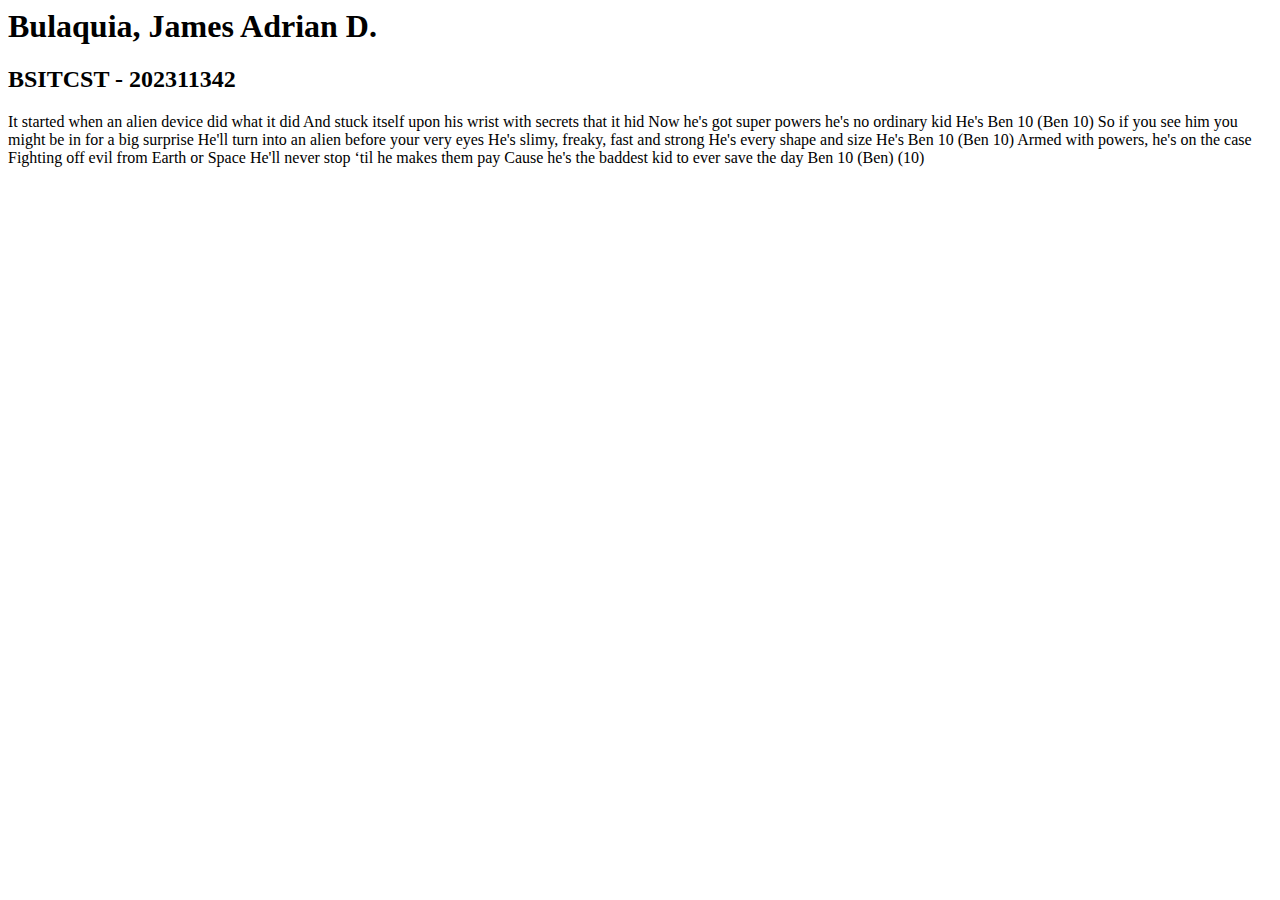
<file: index.html>
<html lang='em'>
  <head>
    <title>IT0043 - TC01</title>
  </head>
  <body> 
    <h1> Bulaquia, James Adrian D.</h1>
    <h2> BSITCST - 202311342</h2>
    <p> It started when an alien device did what it did
And stuck itself upon his wrist with secrets that it hid
Now he's got super powers he's no ordinary kid
He's Ben 10
(Ben 10)

So if you see him you might be in for a big surprise
He'll turn into an alien before your very eyes
He's slimy, freaky, fast and strong
He's every shape and size
He's Ben 10
(Ben 10)

Armed with powers, he's on the case
Fighting off evil from Earth or Space
He'll never stop ‘til he makes them pay
Cause he's the baddest kid to ever save the day
Ben 10
(Ben)
(10)
</p>
  
  
  </body>
</html>
</file>
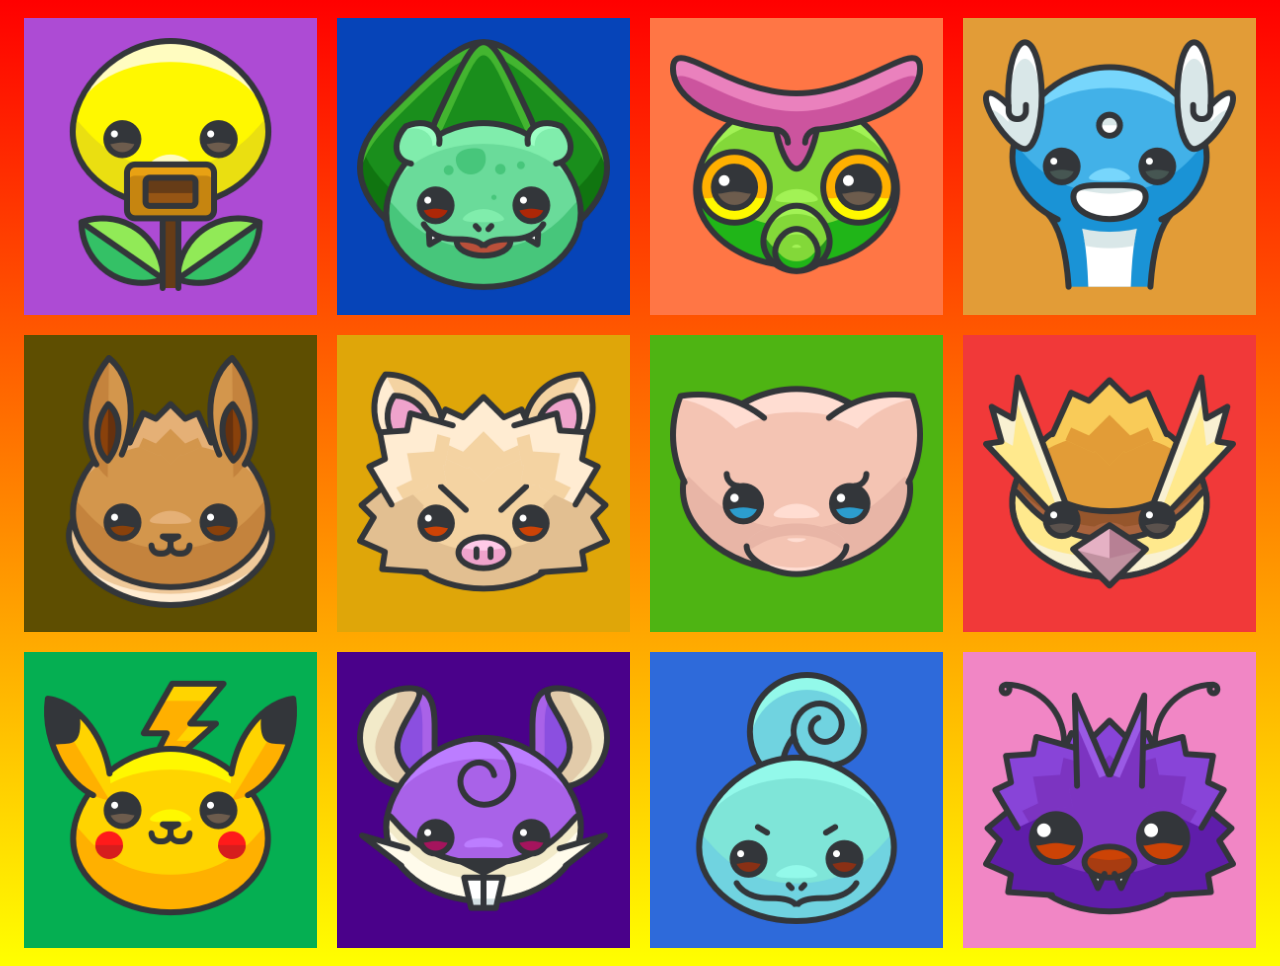
<file: bulaquia_mpe.html>
<!DOCTYPE html>
<html lang="en">
<head>
    <meta charset="UTF-8">
    <meta name="viewport" content="width=device-width, initial-scale=1.0">
    <title>Bulaquia Midterm Practical Exam</title>
    <link rel="stylesheet" href="bulaquia_mpe.css">
</head>
<body>

    <div class="flex-container">
        <div class="pokep" id="Bellsprout">
            <img src="bellsprout.png">
            <h1>Bellsprout</h1>
            <img src="iconp.gif" id="pokechar">
            <div class="types">
                <p class="type grass">Grass</p>
            </div>
        </div>

        <div class="pokep" id="Bullbasaur">
            <img src="bullbasaur.png"> 
            <h1>Bullbasaur</h1>
            <img src="iconp.gif" id="pokechar">
            <div class="types">
                <p class="type poison">Poison</p>
            </div>
        </div>

        <div class="pokep" id="Caterpie">
            <img src="caterpie.png">
            <h1>Caterpie</h1>
            <img src="iconp.gif" id="pokechar">
            <div class="types">
                <p class="type bug">Bug</p>
            </div>
        </div>

        <div class="pokep" id="Dratini">
            <img src="dratini.png">
            <h1>Dratini</h1>
            <img src="iconp.gif" id="pokechar">
            <div class="types">
                <p><span class="type dragon">Dragon</span> <span class="type flying">Flying</p></span>
            </div>
        </div>

        <div class="pokep" id="Eevee">
            <img src="eevee.png">
            <h1>Eevee</h1>
            <img src="iconp.gif" id="pokechar">
            <div class="types">
                <p class="type normal">Normal</p>
            </div>
        </div>

        <div class="pokep" id="Mankey">
            <img src="mankey.png">
            <h1>Mankey</h1>
            <img src="iconp.gif" id="pokechar">
            <div class="types">
                <p class="type fighting">Fighting</p>
            </div>
        </div>

        <div class="pokep" id="Mew">
            <img src="mew.png">
            <h1>Mew</h1>
            <img src="iconp.gif" id="pokechar">
            <div class="types">
                <p class="type psychic">Psychic</p>
            </div>
        </div>

        <div class="pokep" id="Pidgey">
            <img src="pidgey.png">
            <h1>Pidgey</h1>
            <img src="iconp.gif" id="pokechar">
            <div class="types">
                <p><span class="type normal">Normal</span> <span class="type flying">Flying</p></span>
            </div>
        </div>

        <div class="pokep" id="Pikachu">
            <img src="pikachu.png">
            <h1>Pikachu</h1>
            <img src="iconp.gif" id="pokechar">
            <div class="types">
                <p class="type electric">Electric</p>
            </div>
        </div>

        <div class="pokep" id="Rattata">
            <img src="rattata.png">
            <h1>Rattata</h1>
            <img src="iconp.gif" id="pokechar">
            <div class="types">
                <p class="type normal">Normal</p>
            </div>
        </div>

        <div class="pokep" id="Squirtle">
            <img src="squirtle1.png">
            <h1>Squirtle</h1>
            <img src="iconp.gif" id="pokechar">
            <div class="types">
                <p class="type water">Water</p>
            </div>
        </div>

        <div class="pokep" id="Venonat">
            <img src="venonat1.png">
            <h1>Venonat</h1>
            <img src="iconp.gif" id="pokechar">
            <div class="types">
                <p><span class="type poison">Poison</span> <span class="type bug">Bug</p></span>
            </div>
        </div>
        
    </div>
</body>
</html>
</file>
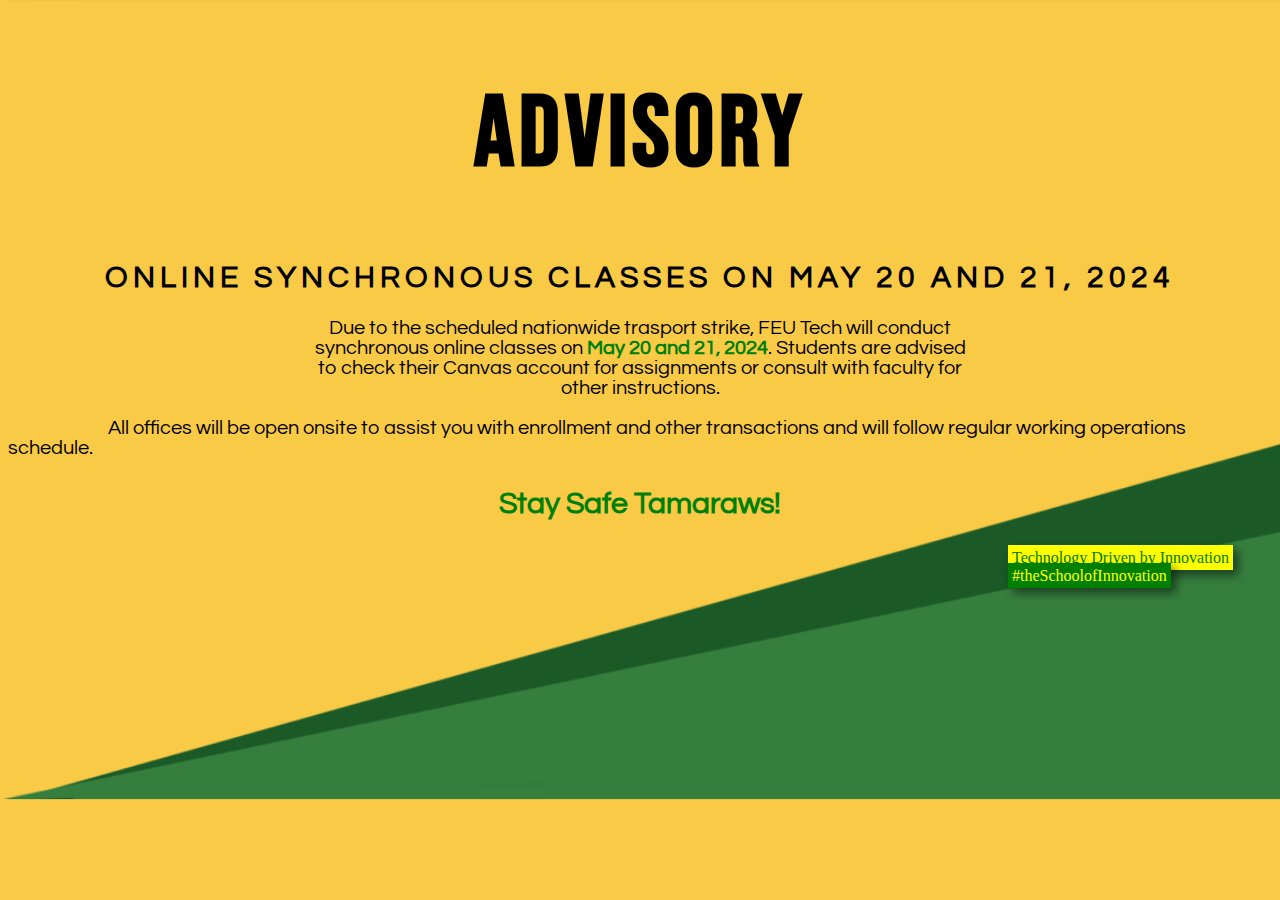
<file: bulaquia_tsa3.html>
<!DOCTYPE html>
<html lang="en">
<head>
    <meta charset="UTF-8" />
    <title>FEU Announcement</title>
    <link rel="stylesheet" type="text/css" href="style.css" />
</head>
<body>
    
    <h1 class="Heading">
        ADVISORY
    </h1>
    <h2 class="subheading">
        ONLINE SYNCHRONOUS CLASSES ON MAY 20 AND 21, 2024
    </h2>
    <p>
        Due to the scheduled nationwide trasport strike, FEU Tech will conduct synchronous online classes on <strong><span style="color: green;">May 20 and 21, 2024</span></strong>. Students are advised to check their Canvas account for assignments or consult with faculty for other instructions.
    </p>
<p1>
    All offices will be open onsite to assist you with enrollment and other transactions and will follow regular working operations schedule.

</p1>
    
<h3> <strong><span style="color: green;">Stay Safe Tamaraws!</span></strong></h3>

<p2>Technology Driven by Innovation</p2>
<p3>#theSchoolofInnovation</p3>
</body>

</html>
</file>
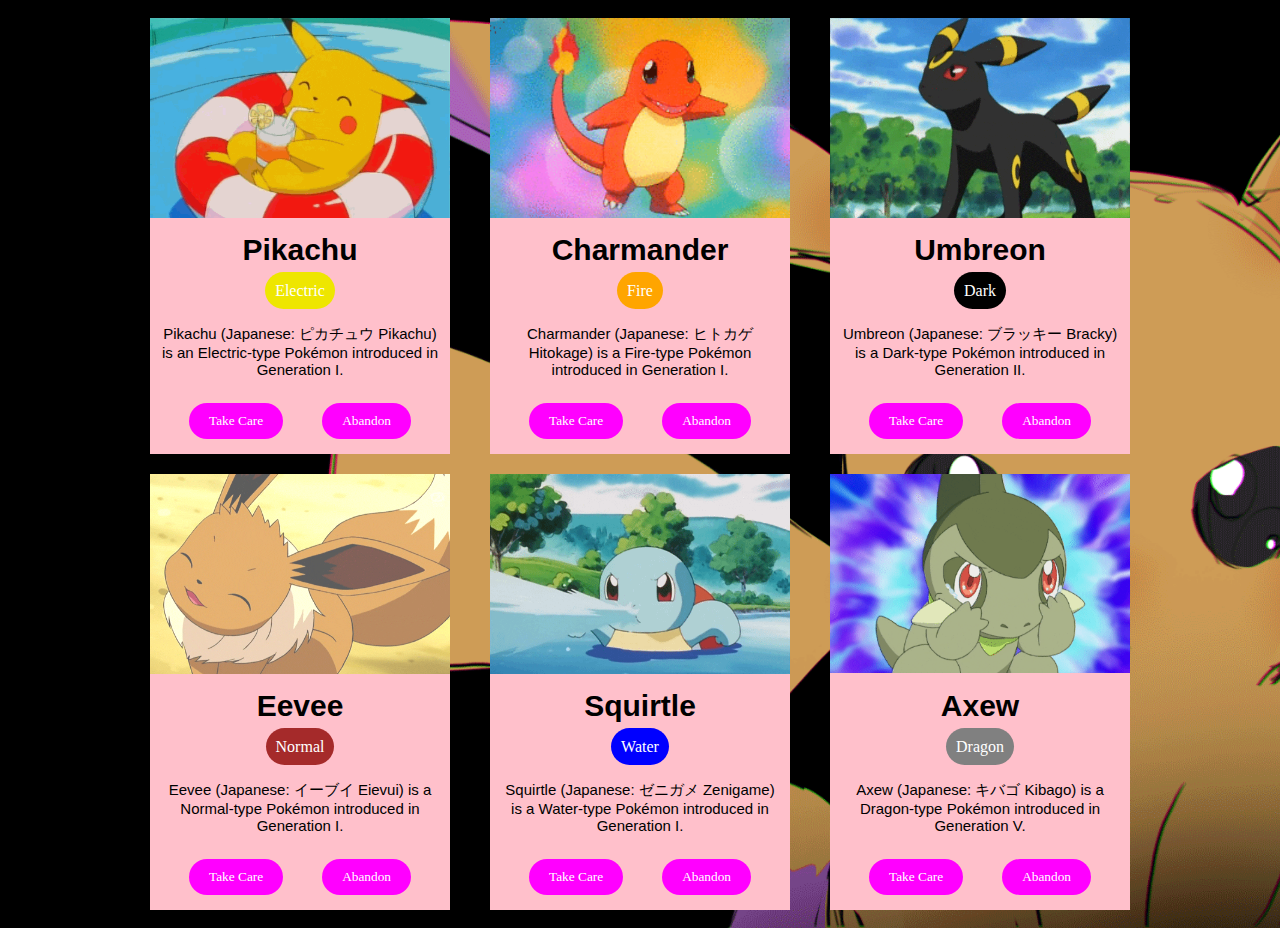
<file: bulaquia_tsa4.html>
<!DOCTYPE html>
<html lang="en">
<head>
    <meta charset="UTF-8">
    <meta name="viewport" content="width=device-width, initial-scale=1.0">
    <title>Pokemon Cards</title>
    <link rel="stylesheet" href="fabian_bulaquia_tsa4.css">
</head>
<body>
    <div class="container">
        <div class="card">
            <div class="cardpic">
                <img src="pikachu.gif" alt="" width="300px">
            </div>
            <h2 class="name">Pikachu</h2>
            <div class="type electric">Electric</div>
            <p class="description">Pikachu (Japanese: ピカチュウ Pikachu) is an Electric-type Pokémon introduced in Generation I.</p>
            <div class="buttons">
                <button class="button">Take Care</button> 
                <button class="button">Abandon</button>
            </div>
        </div>
        <div class="card">
            <div class="cardpic">
                <img src="charmander.gif" alt="" width="300px">
            </div>
            <h2 class="name">Charmander</h2>
            <div class="type fire">Fire</div>
            <p class="description">Charmander (Japanese: ヒトカゲ Hitokage) is a Fire-type Pokémon introduced in Generation I.</p>
            <div class="buttons">
                <button class="button">Take Care</button> 
                <button class="button">Abandon</button>
            </div>
        </div>
        <div class="card">
            <div class="cardpic">
                <img src="umbreon.gif" alt="" width="300px">
            </div>
            <h2 class="name">Umbreon</h2>
            <div class="type dark">Dark</div>
            <p class="description">Umbreon (Japanese: ブラッキー Bracky) is a Dark-type Pokémon introduced in Generation II.</p>
            <div class="buttons">
                <button class="button">Take Care</button> 
                <button class="button">Abandon</button>
            </div>
        </div>
        <div class="card">
            <div class="cardpic">
                <img src="Eevee.gif" alt="" width="300px">
            </div>
            <h2 class="name">Eevee</h2>
            <div class="type normal">Normal</div>
            <p class="description">Eevee (Japanese: イーブイ Eievui) is a Normal-type Pokémon introduced in Generation I.</p>
            <div class="buttons">
                <button class="button">Take Care</button> 
                <button class="button">Abandon</button>
            </div>
        </div>
        <div class="card">
            <div class="cardpic">
                <img src="Squirtle.gif" alt="" width="300px">
            </div>
            <h2 class="name">Squirtle</h2>
            <div class="type water">Water</div>
            <p class="description">Squirtle (Japanese: ゼニガメ Zenigame) is a Water-type Pokémon introduced in Generation I.</p>
            <div class="buttons">
                <button class="button">Take Care</button> 
                <button class="button">Abandon</button>
            </div>
        </div>
        <div class="card">
            <div class="cardpic">
                <img src="axew.gif" alt="" width="350px">
            </div>
            <h2 class="name">Axew</h2>
            <div class="type dragon">Dragon</div>
            <p class="description">Axew (Japanese: キバゴ Kibago) is a Dragon-type Pokémon introduced in Generation V.</p>
            <div class="buttons">
                <button class="button">Take Care</button> 
                <button class="button">Abandon</button>
            </div>
        </div>
    </div>
</body>
</html>
</file>
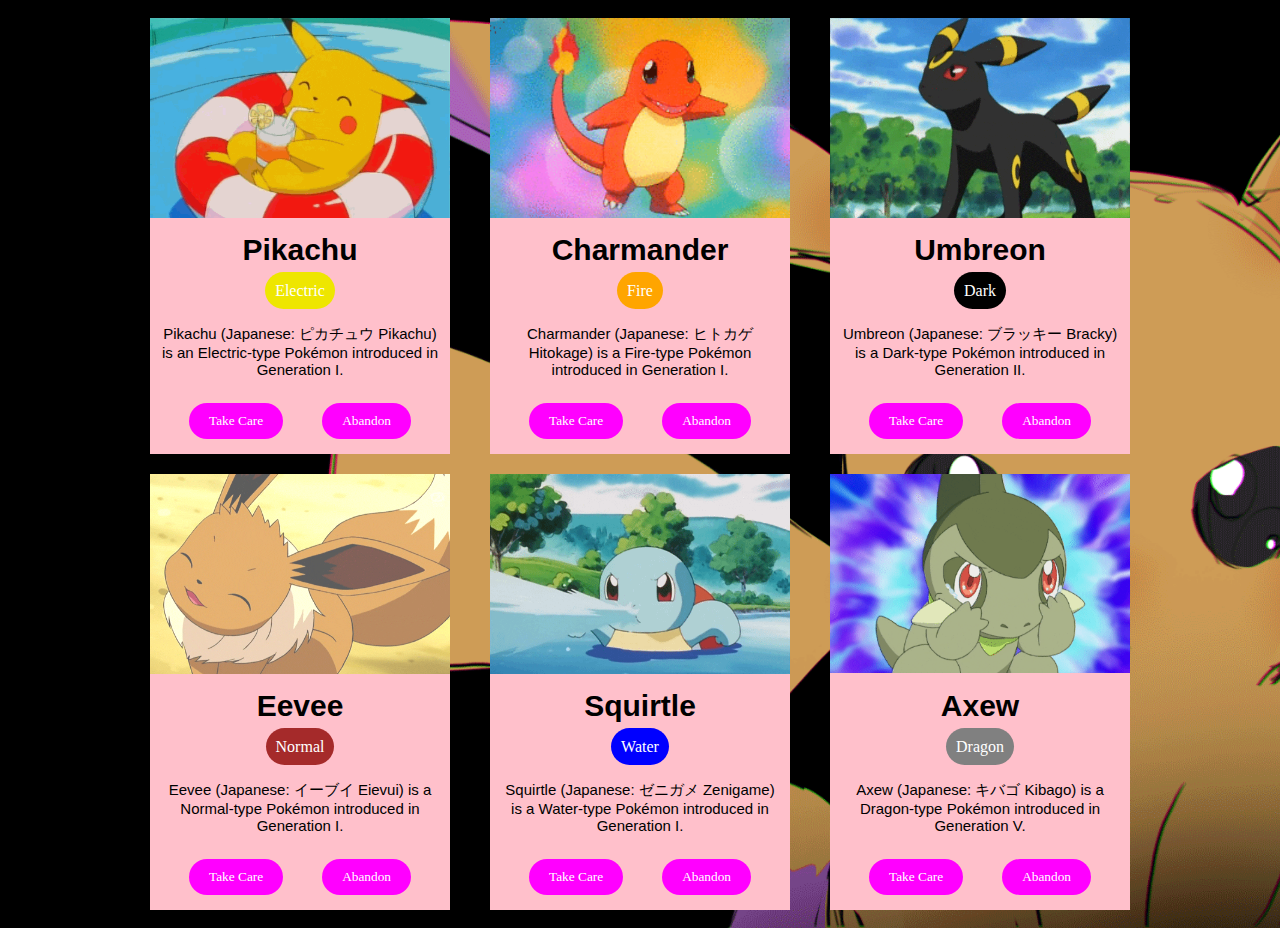
<file: fabian_bulaquia_tsa4.html>
<!DOCTYPE html>
<html lang="en">
<head>
    <meta charset="UTF-8">
    <meta name="viewport" content="width=device-width, initial-scale=1.0">
    <title>Pokemon Cards</title>
    <link rel="stylesheet" href="fabian_bulaquia_tsa4.css">
</head>
<body>
    <div class="container">
        <div class="card">
            <div class="cardpic">
                <img src="pikachu.gif" alt="" width="300px">
            </div>
            <h2 class="name">Pikachu</h2>
            <div class="type electric">Electric</div>
            <p class="description">Pikachu (Japanese: ピカチュウ Pikachu) is an Electric-type Pokémon introduced in Generation I.</p>
            <div class="buttons">
                <button class="button">Take Care</button> 
                <button class="button">Abandon</button>
            </div>
        </div>
        <div class="card">
            <div class="cardpic">
                <img src="charmander.gif" alt="" width="300px">
            </div>
            <h2 class="name">Charmander</h2>
            <div class="type fire">Fire</div>
            <p class="description">Charmander (Japanese: ヒトカゲ Hitokage) is a Fire-type Pokémon introduced in Generation I.</p>
            <div class="buttons">
                <button class="button">Take Care</button> 
                <button class="button">Abandon</button>
            </div>
        </div>
        <div class="card">
            <div class="cardpic">
                <img src="umbreon.gif" alt="" width="300px">
            </div>
            <h2 class="name">Umbreon</h2>
            <div class="type dark">Dark</div>
            <p class="description">Umbreon (Japanese: ブラッキー Bracky) is a Dark-type Pokémon introduced in Generation II.</p>
            <div class="buttons">
                <button class="button">Take Care</button> 
                <button class="button">Abandon</button>
            </div>
        </div>
        <div class="card">
            <div class="cardpic">
                <img src="Eevee.gif" alt="" width="300px">
            </div>
            <h2 class="name">Eevee</h2>
            <div class="type normal">Normal</div>
            <p class="description">Eevee (Japanese: イーブイ Eievui) is a Normal-type Pokémon introduced in Generation I.</p>
            <div class="buttons">
                <button class="button">Take Care</button> 
                <button class="button">Abandon</button>
            </div>
        </div>
        <div class="card">
            <div class="cardpic">
                <img src="Squirtle.gif" alt="" width="300px">
            </div>
            <h2 class="name">Squirtle</h2>
            <div class="type water">Water</div>
            <p class="description">Squirtle (Japanese: ゼニガメ Zenigame) is a Water-type Pokémon introduced in Generation I.</p>
            <div class="buttons">
                <button class="button">Take Care</button> 
                <button class="button">Abandon</button>
            </div>
        </div>
        <div class="card">
            <div class="cardpic">
                <img src="axew.gif" alt="" width="350px">
            </div>
            <h2 class="name">Axew</h2>
            <div class="type dragon">Dragon</div>
            <p class="description">Axew (Japanese: キバゴ Kibago) is a Dragon-type Pokémon introduced in Generation V.</p>
            <div class="buttons">
                <button class="button">Take Care</button> 
                <button class="button">Abandon</button>
            </div>
        </div>
    </div>
</body>
</html>
</file>
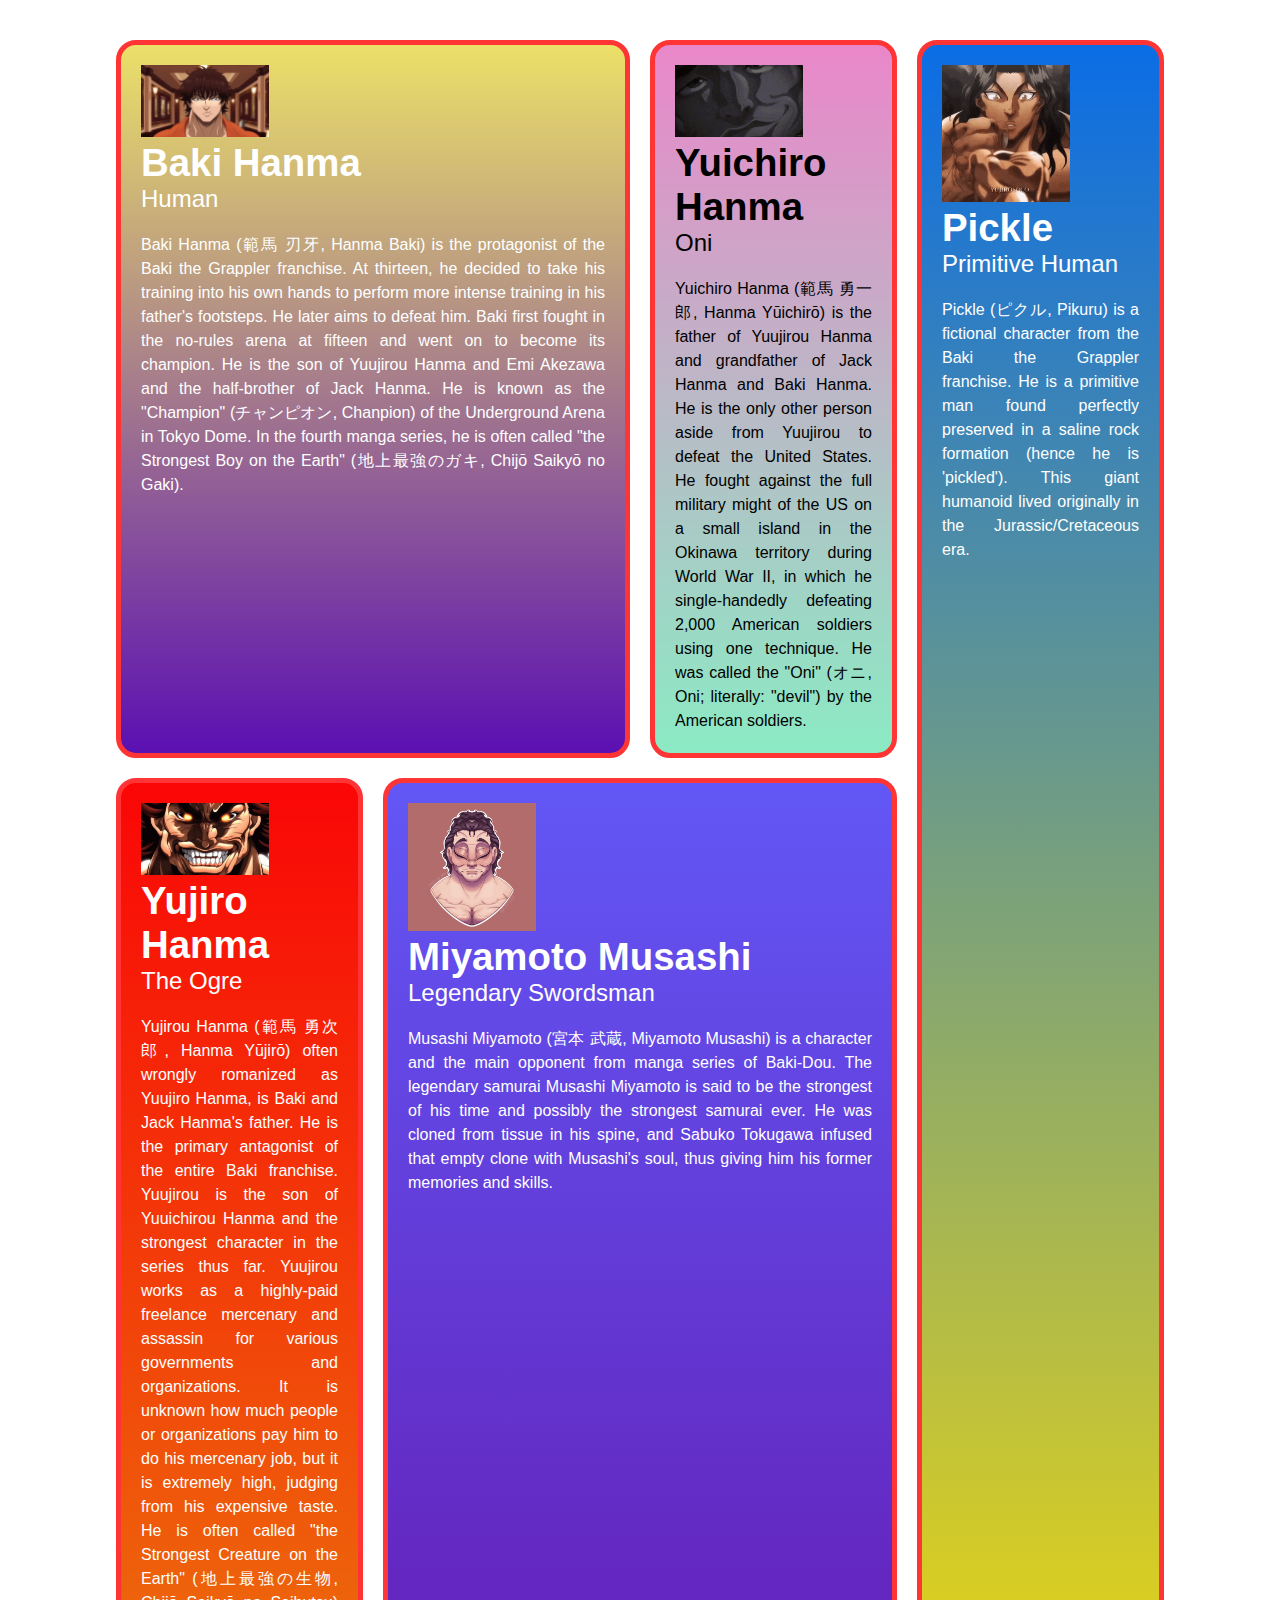
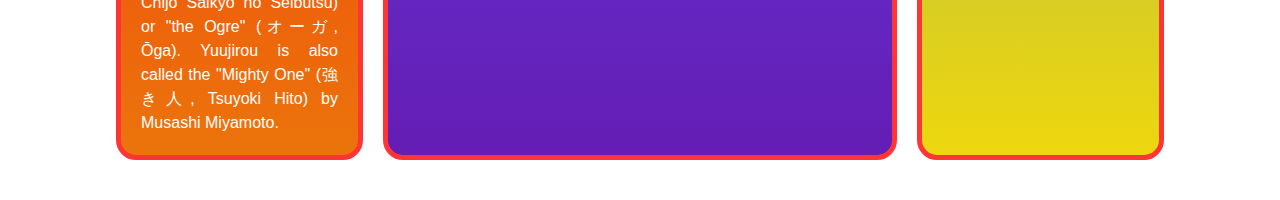
<file: TSA5/bulaquia_tsa5.html>
<!DOCTYPE html>
<html lang="en">
<head>
    <meta charset="UTF-8">
    <meta name="viewport" content="width=device-width, initial-scale=1.0">
    <title>Baki the Grappler</title>
    <link rel="stylesheet" href="tsa5.css">
</head>
<body>
    <div class="Baki-container">
        <div class="item" id="baki">
            <div class="details">
                <img src="baki.gif" alt="">
                <div class="name-race">
                    <p class="name">Baki Hanma</p>
                    <p class="race">Human</p>
                </div>
            </div>
            <p class="infos">Baki Hanma (範馬 刃牙, Hanma Baki) is the protagonist of the Baki the Grappler franchise. At thirteen, he decided to take his training into his own hands to perform more intense training in his father's footsteps. He later aims to defeat him. Baki first fought in the no-rules arena at fifteen and went on to become its champion. He is the son of Yuujirou Hanma and Emi Akezawa and the half-brother of Jack Hanma. He is known as the "Champion" (チャンピオン, Chanpion) of the Underground Arena in Tokyo Dome. In the fourth manga series, he is often called "the Strongest Boy on the Earth" (地上最強のガキ, Chijō Saikyō no Gaki).</p>
        </div>
        <div class="item" id="yuichiro">
            <div class="details">
                <img src="yuichiro.gif" alt="">
                <div class="name-race">
                    <p class="name">Yuichiro Hanma</p>
                    <p class="race">Oni</p>
                </div>
            </div>
            <p class="infos">Yuichiro Hanma (範馬 勇一郎, Hanma Yūichirō) is the father of Yuujirou Hanma and grandfather of Jack Hanma and Baki Hanma. He is the only other person aside from Yuujirou to defeat the United States. He fought against the full military might of the US on a small island in the Okinawa territory during World War II, in which he single-handedly defeating 2,000 American soldiers using one technique. He was called the "Oni" (オニ, Oni; literally: "devil") by the American soldiers.</p>
        </div>

        <div class="item" id="yujiro">
            <div class="details">
                <img src="yujiro.gif" alt="">
                <div class="name-race">
                    <p class="name">Yujiro Hanma</p>
                    <p class="race">The Ogre</p>
                </div>
            </div>
            <p class="infos">Yujirou Hanma (範馬 勇次郎, Hanma Yūjirō) often wrongly romanized as Yuujiro Hanma, is Baki and Jack Hanma's father. He is the primary antagonist of the entire Baki franchise. Yuujirou is the son of Yuuichirou Hanma and the strongest character in the series thus far. Yuujirou works as a highly-paid freelance mercenary and assassin for various governments and organizations. It is unknown how much people or organizations pay him to do his mercenary job, but it is extremely high, judging from his expensive taste. He is often called "the Strongest Creature on the Earth" (地上最強の生物, Chijō Saikyō no Seibutsu) or "the Ogre" (オーガ, Ōga). Yuujirou is also called the "Mighty One" (強き人, Tsuyoki Hito) by Musashi Miyamoto.</p>
        </div>

        <div class="item" id="musashi">
            <div class="details">
                <img src="musashi.gif" alt="">
                <div class="name-race">
                    <p class="name">Miyamoto Musashi</p>
                    <p class="race">Legendary Swordsman</p>
                </div>
            </div>
            <p class="infos">Musashi Miyamoto (宮本 武蔵, Miyamoto Musashi) is a character and the main opponent from manga series of Baki-Dou. The legendary samurai Musashi Miyamoto is said to be the strongest of his time and possibly the strongest samurai ever. He was cloned from tissue in his spine, and Sabuko Tokugawa infused that empty clone with Musashi's soul, thus giving him his former memories and skills.</p>
        </div>

        <div class="item" id="pickle">
            <div class="details">
                <img src="pickle.gif" alt="">
                <div class="name-race">
                    <p class="name">Pickle</p>
                    <p class="race">Primitive Human</p>
                </div>
            </div>
            <p class="infos">Pickle (ピクル, Pikuru) is a fictional character from the Baki the Grappler franchise. He is a primitive man found perfectly preserved in a saline rock formation (hence he is 'pickled'). This giant humanoid lived originally in the Jurassic/Cretaceous era.</p>
        </div>
    </div>
</body>
</html>
</file>
<file: bulaquia_mpe.css>
body {
    font-family:'Franklin Gothic Medium', 'Arial Narrow', Arial, sans-serif;
    background-image: linear-gradient(red,yellow);
}

.flex-container {
    display: flex;
    flex-wrap: wrap;
    justify-content: center;
    background-size: cover;
    background-repeat: no-repeat;
    background-position: center;
}
.pokep {
    margin: 10px;
    width: 20%;
    padding: 20px;
}

.pokep img {
    width: 100%;
}

#pokechar{
    display: none;
}

h1{
    display: none;
}

.types{
    display: none;
}

#Bellsprout{
    background-color: #ad4bd4;
}
#Bullbasaur{
    background-color: #0644b8;
}
#Caterpie{
    background-color: #ff7645;
}
#Dratini{
    background-color: #e29c37;
}
#Eevee{
    background-color: #5e4e01;
}
#Mankey{
    background-color: #dfa609;
}
#Mew{
    background-color: #4eb413;
}
#Pidgey{
    background-color: #f13939;
}
#Pikachu{
    background-color: #05af52;
}
#Rattata{
    background-color: #4a018a;
}
#Squirtle{
    background-color: #2e6ada;
}
#Venonat{
    background-color: #f186c5;
}
.water{
    background-color: darkblue;
    width: 50px;
    text-align: center;
    border-radius: 10px;
}
.fighting{
    background-color: brown;
    width: 70px;
    text-align: center;
    border-radius: 10px;
}
.psychic{
    background-color: rgb(4, 51, 47);
    width: 60px;
    text-align: center;
    border-radius: 10px;
}
.flying{
    background-color: rgb(16, 4, 88);
    width: 70px;
    text-align: center;
    border-radius: 10px;
}
.normal{
    background-color: rgb(65, 34, 34);
    width: 100px;
    text-align: center;
    border-radius: 10px;
}
.bug{
    background-color: rgb(98, 173, 98);
    width: 50px;
    text-align: center;
    border-radius: 10px;
}
.poison{
    background-color: purple;
    width: 50px;
    text-align: center;
    border-radius: 10px;
}
.electric{
    background-color: #4d4a0c;
    width: 70px;
    text-align: center;
    border-radius: 10px;
}
.grass{
    background-color: green;
    border-radius: 10px;
    width: 50px;
    text-align: center;
}
.dragon{
    background-color: #9c4444;
    width: 50px;
    text-align: center;
    border-radius: 10px;
}
@media (max-width: 700px) {
    .container {
        display: flex;
    }
    .pokep{
        width: 100%;
        display: flex;
        justify-content: space-between;
    }
    .pokep img {
            width: 20%;    
    }
    h1 {
        display: block;
        align-items: center;
    }
    #pokechar{
        display: block;
    }
    .pokep:hover img {
        transform: scale(1.1);
    }
    .pokep:hover img {
        transform: scale(1.1);
    }
    .pokep:hover {
        background-image: url('https://tcg.pokemon.com/assets/img/home/wallpapers/wallpaper-50.jpg');
        background-size: cover;
        align-items: center;
}
.pokechar:hover {
    background-image: url('https://tcg.pokemon.com/assets/img/home/wallpapers/wallpaper-50.jpg');
    background-size: cover;
    align-items: center;
}
}

@media (max-width: 500px) {
    .container {
        justify-content: center;
        align-items: center;
    }
    .pokep:hover {
        background-position: center;
        background-repeat: no-repeat;
        align-items: center;
    }
    .types{
        display: block;
        color: white;
    }

    #pokeball{
    display: none;
}
    .pokep{
        align-items: center;
        flex-direction: column;
    }
    .pokep img { 
            width: 40%;
    }
    h1 {
        display: block;
        align-items: center;
}
}
</file>
<file: style.css>
@import url('https://fonts.googleapis.com/css2?family=Bebas+Neue&display=swap');
@import url('https://fonts.googleapis.com/css2?family=Bebas+Neue&family=Questrial&display=swap');


h1{

    font-family: "Bebas Neue", sans-serif;
    text-align: center;
    font-size: 100px;
    letter-spacing: 5px;
    margin-top: 75px;
}
h2{
    text-align: center;
    font-family: "Questrial", sans-serif;
    font-size: 30px;
    font-weight: bold;
    letter-spacing: 5px;
}
p{
    text-align: center;
    font-family: "Questrial", sans-serif;
    font-size: 20px;
    margin-left: 300px;
    margin-right: 300px;
    

}
p1{
    text-align: center;
    font-family: "Questrial", sans-serif;
    font-size: 20px;
    margin-left: 100px;
    margin-right: 100px;
}

h3{
    text-align: center;
    font-family: "Questrial", sans-serif;
    font-size: 30px;
}
p2{
    
    background-color:yellow;
    padding: 4px;
    margin: 0;
    color: green;
    box-shadow: 5px 5px 10px rgba(0, 0, 0, 0.5);
    margin-left: 1000px;
    

}
p3{
    background-color:green;
    padding: 4px;
    color: yellow;
    box-shadow: 5px 5px 10px rgba(0, 0, 0, 0.5);
    margin-left: 1000px;
   

}

body{
    background-image: url("feubg2.png");
    background-size: 1700px;
    
}
</file>
<file: fabian_bulaquia_tsa4.css>
body{
    background-image: url("background.gif");
    background-repeat: no-repeat;
    background-size: cover;
    font-family: 'Franklin Gothic Medium', 'Arial Narrow', Arial, sans-serif;
    display: flex;
    justify-content: center;
}

.container{
    display: flex;
    flex-wrap: wrap;
    justify-content: space-between;
    max-width: 1000px; 
}

.card{
    width: 300px;
    margin: 10px;
    background-color: pink;
    text-align: center;
}

.cardpic{
    height: 200px;
    overflow: hidden;
}

.name{
    font-size: 30px;
    margin: 15px;
}

.type{
    display: inline;
    padding: 10px;
    border-radius: 20px;
    color: white;
}

.dark{
    background-color: black;
    font-family: Cambria, Cochin, Georgia, Times, 'Times New Roman', serif;
}

.dragon{
    background-color: gray;
    font-family: Cambria, Cochin, Georgia, Times, 'Times New Roman', serif;
}

.electric{
    background-color: #eee600  ;
    font-family: Cambria, Cochin, Georgia, Times, 'Times New Roman', serif;
}

.normal{
    background-color: brown;
    font-family: Cambria, Cochin, Georgia, Times, 'Times New Roman', serif;
}

.water{
    background-color: blue;
    font-family: Cambria, Cochin, Georgia, Times, 'Times New Roman', serif;
}

.fire{
    background-color: orange;
    font-family: Cambria, Cochin, Georgia, Times, 'Times New Roman', serif;
}

.description{
    padding: 10px;
    font-size: 15px;
}

.buttons{
    display: flex;
    justify-content: space-evenly;
    margin-bottom: 15px;
}

.button{
    font-family: cursive;
    padding: 10px 20px;
    border: none;
    border-radius: 20px;
    cursor: pointer;
    background-color: fuchsia;
    color:white;
}

.button:hover{
    background-color: purple;
}

.card:hover {
    transform: translateY(-15px);
}
</file>
<file: TSA5/tsa5.css>
*{
    padding: 0;
    margin: 0;
    box-sizing: border-box;
    font-family: Arial, Helvetica, sans-serif;
}

.Baki-container{
    width: 85vw;
    margin: 20px auto;
    padding: 20px;
    display: grid;
    grid-template-columns: repeat(4,1fr);
    gap: 20px;
}

.item{
    border: 5px solid rgb(255, 52, 52);
    border-radius: 20px;
    padding: 20px;
    color: white;
    display: flex;
    flex-direction: column;
    gap: 20px;
}

.infos{
    text-align: center;
}

#baki .infos, #musashi .infos{
    display: flex;
    justify-content: center;
    align-items: center;
}

.name{
    font-size: 2.4rem;
    font-weight: 700;
}

.race{
    font-size: 1.5rem;
}

img{
    width: 128px;
}

.infos{
    text-align: justify;
    line-height: 1.5;
}

#baki{
    background-image: linear-gradient(rgb(235, 224, 104), rgb(91, 16, 178));
    grid-column: 1/3;
    grid-row: 1/2;
}

#yuichiro{
    background-image: linear-gradient(rgb(234, 135, 201), rgb(139, 234, 196));
    color: black;
}

#yujiro{
    background-image: linear-gradient(rgb(250, 6, 6), rgb(235, 116, 12));
}

#musashi{
background-image: linear-gradient(rgb(98, 87, 246), rgb(100, 29, 181));
grid-column: 2/4;
grid-row: 2/3;
}

#pickle{
    background-image: linear-gradient(rgb(11, 109, 229), rgb(237, 215, 15));
    grid-column: 4/5;
    grid-row: 1/3;
}

@media(max-width:950px){
    .Baki-container{
        grid-template-columns: 1fr 1fr;
    }
#baki{
    grid-column: 1/2;
    grid-row: 1/2;
}

#baki .infos, #musashi .infos{
    flex-direction: column;
}

#yuichiro{
    grid-column: 2/3;
    grid-row: 1/2;
}

#yujiro{
    grid-column: 1/2;
    grid-row: 2/3;
  }

  #musashi{
    grid-column: 2/3;
    grid-row: 2/3;
  }

  #pickle{
    grid-column: 1/3;
    grid-row: 3/4;
  }
}

#pickle .infos{
    display: flex;
    justify-content: center;
    align-items: center;
}

@media(max-width:750px){
    .Baki-container{
        grid-template-columns: 1fr;
    }
    #baki .infos, #yuichiro .infos, #yujiro .infos. #musashi .infos, #pickle .infos{
        display: flex;
        flex-direction: row;
        justify-content: center;
        align-items: center;
        gap: 20px;
    }

#baki{
    grid-column: 1/2;
    grid-row: 1/2;
}

#yuichiro{
    grid-column: 1/2;
    grid-row: 2/3;
}

#yujiro{
    grid-column: 1/2;
    grid-row: 3/4;
}

#musashi{
    grid-column: 1/2;
    grid-row: 4/5;
}

#pickle{
    grid-column: 1/2;
    grid-row: 5/6;
}
}
</file>
